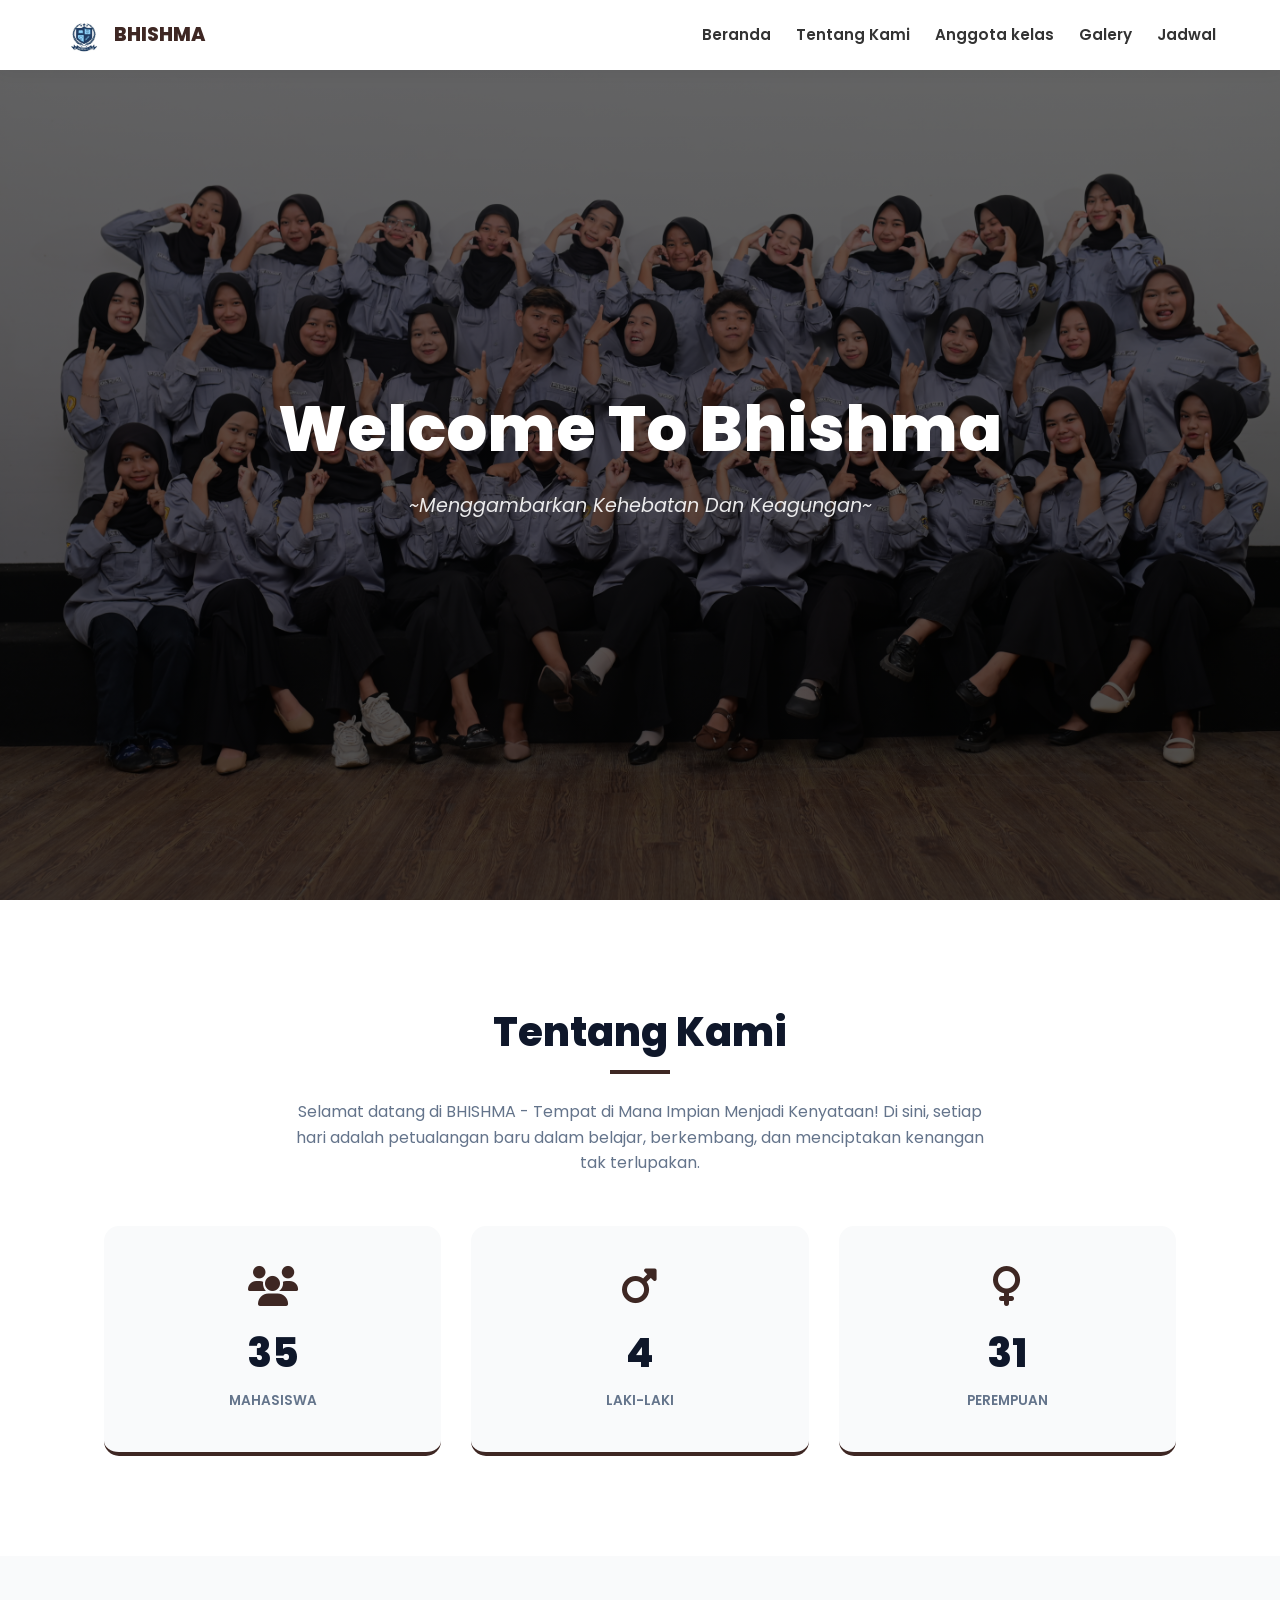
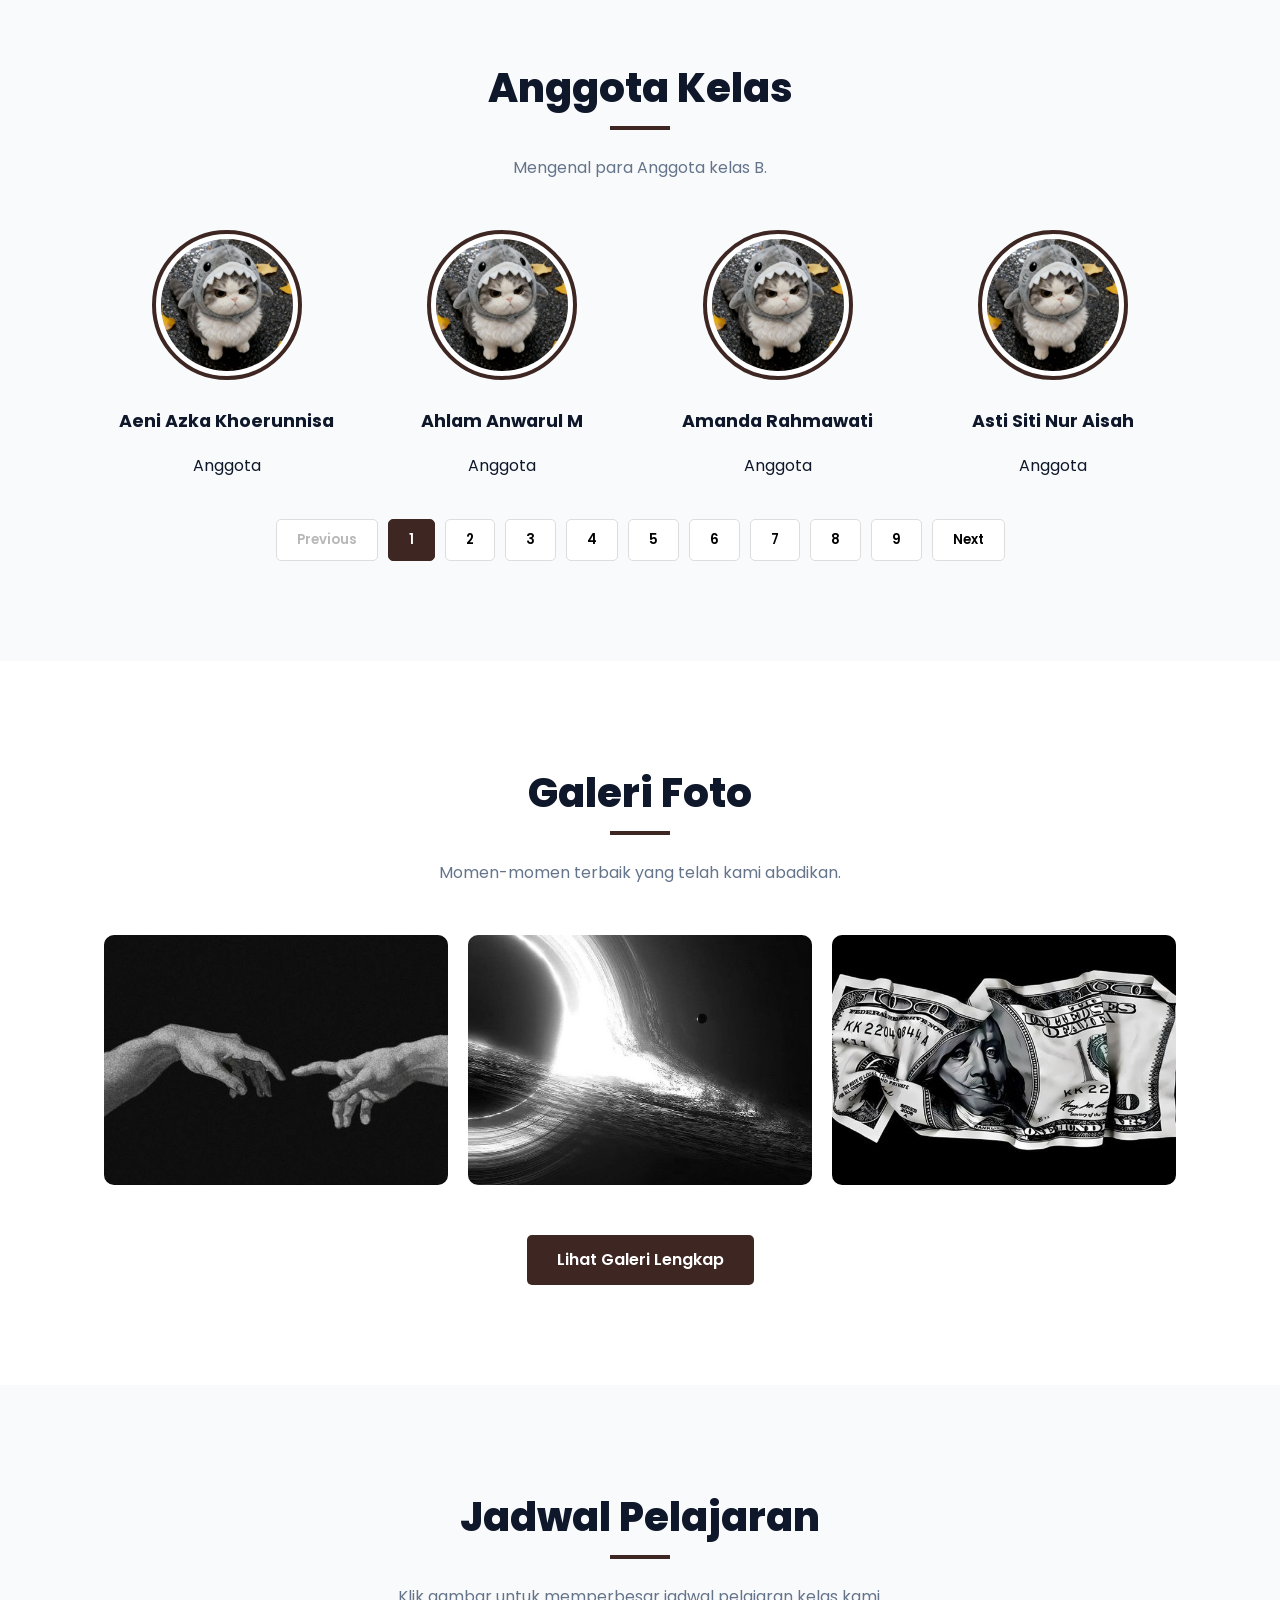
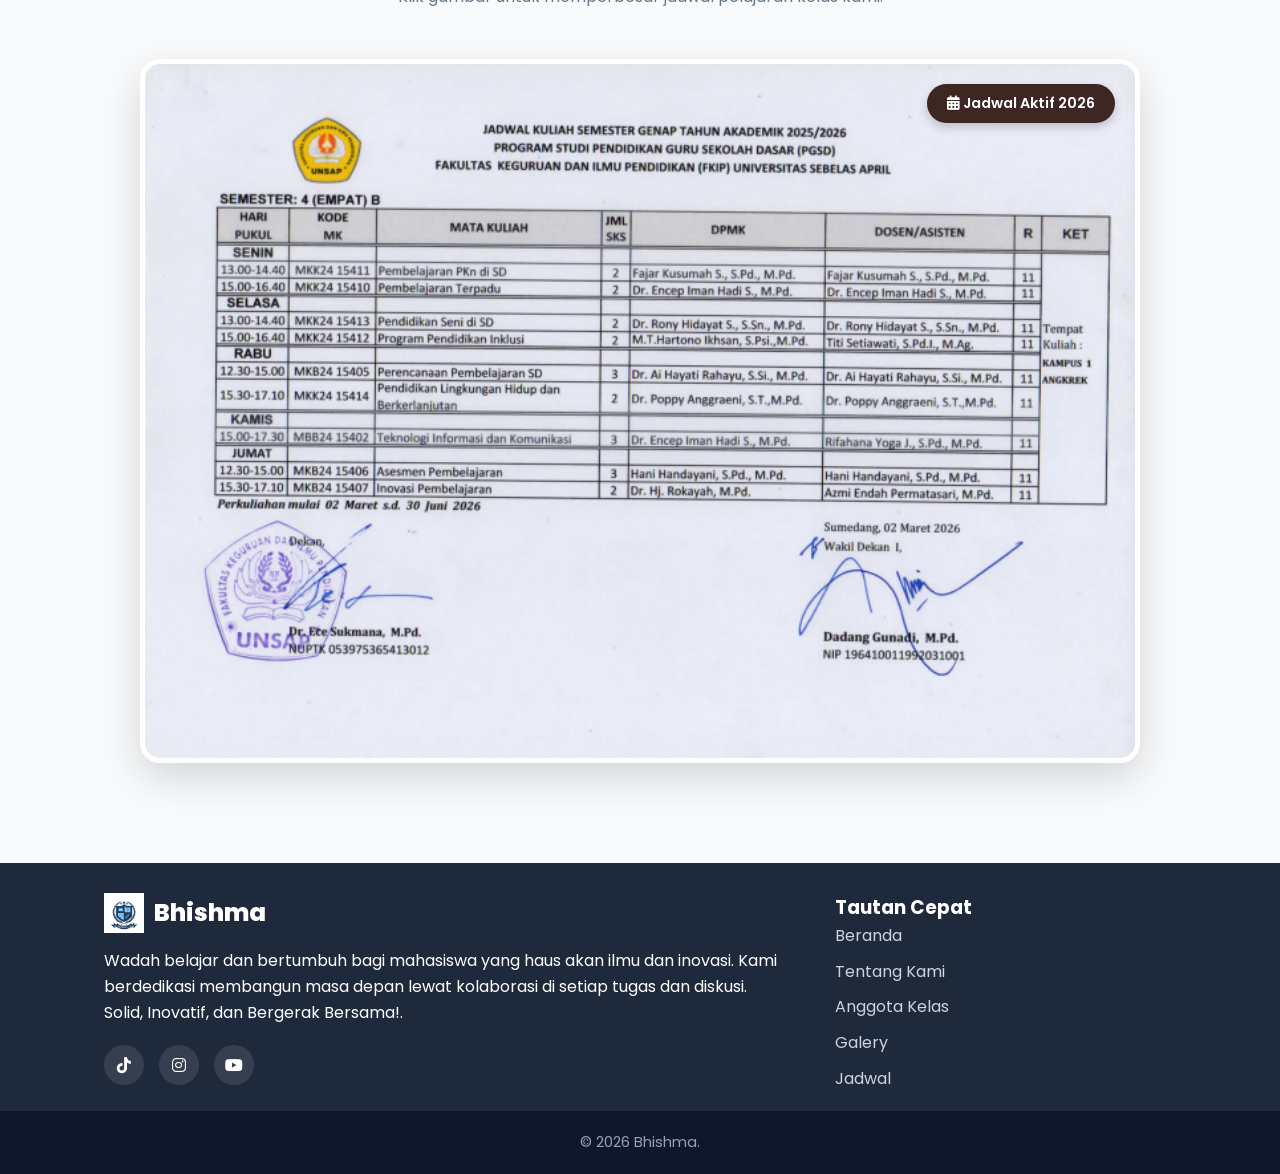
<file: index.html>
<!DOCTYPE html>
<html lang="id">
<head>
    <meta charset="UTF-8">
    <meta name="viewport" content="width=1200">
    <title>Bhishma</title>
    <link rel="stylesheet" href="style.css">
    <link href="https://fonts.googleapis.com/css2?family=Poppins:wght@400;600;700;800&display=swap" rel="stylesheet">
    <link rel="stylesheet" href="https://cdnjs.cloudflare.com/ajax/libs/font-awesome/6.4.0/css/all.min.css">
</head>
<body>

    <nav class="navbar">
        <div class="logo">
            <img src="images/logo-bhishma.jpeg" alt="Logo" class="logo-img"> 
            <span class="logo-text">BHISHMA</span>
        </div>

        <div class="menu-toggle" id="mobile-menu">
            <span class="bar"></span>
            <span class="bar"></span>
            <span class="bar"></span>
        </div>

        <ul class="nav-links">
            <li><a href="#home">Beranda</a></li>
            <li><a href="#about">Tentang Kami</a></li>
            <li><a href="#team">Anggota kelas</a></li>
            <li><a href="#galery">Galery</a></li>
            <li><a href="#jadwal">Jadwal</a></li>
        </ul>
    </nav>

    <section id="home" class="hero">
        <div class="hero-content">
            <h1>Welcome To Bhishma</h1>
            <p>~Menggambarkan Kehebatan Dan Keagungan~</p>
        </div>
    </section>

    <section class="about" id="about">
    <div class="container">
        <div class="section-header">
            <h2>Tentang Kami</h2>
            <p>Selamat datang di BHISHMA - Tempat di Mana Impian Menjadi Kenyataan! Di sini, setiap hari adalah petualangan baru dalam belajar, berkembang, dan menciptakan kenangan tak terlupakan.</p>
        </div>

        <div class="stats-container">
            <div class="stat-card">
                <i class="fas fa-users"></i>
                <h3>35</h3>
                <p>Mahasiswa</p>
            </div>
            <div class="stat-card">
                <i class="fas fa-mars"></i>
                <h3>4</h3>
                <p>Laki-Laki</p>
            </div>
            <div class="stat-card">
                <i class="fas fa-venus"></i>
                <h3>31</h3>
                <p>Perempuan</p>
            </div>
        </div>
    </div>
</section>

    <section id="team" class="team-section">
        <div class="container">
            <div class="section-header">
                <h2>Anggota Kelas</h2>
                <p>Mengenal para Anggota kelas B.</p>
            </div>

            <div class="team-grid" id="team-content">

                <div class="team-member">
                    <div class="img-wrapper"><img src="images/avatar.jpg" alt="Foto"></div>
                    <h3>Aeni Azka Khoerunnisa</h3>
                    <p class="role">Anggota</p>
                </div>

                <div class="team-member">
                    <div class="img-wrapper"><img src="images/avatar.jpg" alt="Foto"></div>
                    <h3>Ahlam Anwarul M</h3>
                    <p class="role">Anggota</p>
                </div>

                <div class="team-member">
                    <div class="img-wrapper"><img src="images/avatar.jpg" alt="Foto"></div>
                    <h3>Amanda Rahmawati</h3>
                    <p class="role">Anggota</p>
                </div>

                <div class="team-member">
                    <div class="img-wrapper"><img src="images/avatar.jpg" alt="Foto"></div>
                    <h3>Asti Siti Nur Aisah</h3>
                    <p class="role">Anggota</p>
                </div>

                <div class="team-member">
                    <div class="img-wrapper"><img src="images/avatar.jpg" alt="Foto"></div>
                    <h3>Aulia Luthfiana</h3>
                    <p class="role">Anggota</p>
                </div>

                <div class="team-member">
                    <div class="img-wrapper"><img src="images/avatar.jpg" alt="Foto"></div>
                    <h3>Berliana Anggun Cahyani</h3>
                    <p class="role">Anggota</p>
                </div>

                <div class="team-member">
                    <div class="img-wrapper"><img src="images/avatar.jpg" alt="Foto"></div>
                    <h3>Cindy Claudia</h3>
                    <p class="role">Anggota</p>
                </div>

                <div class="team-member">
                    <div class="img-wrapper"><img src="images/avatar.jpg" alt="Foto"></div>
                    <h3>Dewi Guniar</h3>
                    <p class="role">Anggota</p>
                </div>

                <div class="team-member">
                    <div class="img-wrapper"><img src="images/avatar.jpg" alt="Foto"></div>
                    <h3>Elni Nur Fitriani</h3>
                    <p class="role">Anggota</p>
                </div>

                <div class="team-member">
                    <div class="img-wrapper"><img src="images/avatar.jpg" alt="Foto"></div>
                    <h3>Farhan Mubarok</h3>
                    <p class="role">Anggota</p>
                </div>

                <div class="team-member">
                    <div class="img-wrapper"><img src="images/avatar.jpg" alt="Foto"></div>
                    <h3>Halma Nurjanah</h3>
                    <p class="role">Anggota</p>
                </div>

                <div class="team-member">
                    <div class="img-wrapper"><img src="images/avatar.jpg" alt="Foto"></div>
                    <h3>Iip Madani</h3>
                    <p class="role">Anggota</p>
                </div>

                <div class="team-member">
                    <div class="img-wrapper"><img src="images/avatar.jpg" alt="Foto"></div>
                    <h3>Intan Nuraeni</h3>
                    <p class="role">Anggota</p>
                </div>

                <div class="team-member">
                    <div class="img-wrapper"><img src="images/avatar.jpg" alt="Foto"></div>
                    <h3>Kamelia Rizkia Andiani</h3>
                    <p class="role">Anggota</p>
                </div>

                <div class="team-member">
                    <div class="img-wrapper"><img src="images/avatar.jpg" alt="Foto"></div>
                    <h3>Khoerunnisa</h3>
                    <p class="role">Anggota</p>
                </div>

                <div class="team-member">
                    <div class="img-wrapper"><img src="images/avatar.jpg" alt="Foto"></div>
                    <h3>Liska Melina Putri</h3>
                    <p class="role">Anggota</p>
                </div>

                <div class="team-member">
                    <div class="img-wrapper"><img src="images/raihan.png" alt="Foto"></div>
                    <h3>Muhammad Raihan S</h3>
                    <p class="role">Anggota</p>
                </div>

                <div class="team-member">
                    <div class="img-wrapper"><img src="images/avatar.jpg" alt="Foto"></div>
                    <h3>Nadila Fadilah</h3>
                    <p class="role">Anggota</p>
                </div>

                <div class="team-member">
                    <div class="img-wrapper"><img src="images/avatar.jpg" alt="Foto"></div>
                    <h3>Nefi</h3>
                    <p class="role">Anggota</p>
                </div>

                <div class="team-member">
                    <div class="img-wrapper"><img src="images/avatar.jpg" alt="Foto"></div>
                    <h3>Nessya Ananda Miwana R</h3>
                    <p class="role">Anggota</p>
                </div>

                <div class="team-member">
                    <div class="img-wrapper"><img src="images/avatar.jpg" alt="Foto"></div>
                    <h3>Novi Uliawati</h3>
                    <p class="role">Anggota</p>
                </div>

                <div class="team-member">
                    <div class="img-wrapper"><img src="images/avatar.jpg" alt="Foto"></div>
                    <h3>Nurul Rizki Azkia</h3>
                    <p class="role">Anggota</p>
                </div>

                <div class="team-member">
                    <div class="img-wrapper"><img src="images/avatar.jpg" alt="Foto"></div>
                    <h3>Ratna Komala</h3>
                    <p class="role">Anggota</p>
                </div>

                <div class="team-member">
                    <div class="img-wrapper"><img src="images/avatar.jpg" alt="Foto"></div>
                    <h3>Rikma Nurhikmah</h3>
                    <p class="role">Anggota</p>
                </div>

                <div class="team-member">
                    <div class="img-wrapper"><img src="images/avatar.jpg" alt="Foto"></div>
                    <h3>Rina Priani</h3>
                    <p class="role">Anggota</p>
                </div>

                <div class="team-member">
                    <div class="img-wrapper"><img src="images/avatar.jpg" alt="Foto"></div>
                    <h3>Rizki Purnama</h3>
                    <p class="role">Anggota</p>
                </div>

                <div class="team-member">
                    <div class="img-wrapper"><img src="images/avatar.jpg" alt="Foto"></div>
                    <h3>Septia Widia Rahayu</h3>
                    <p class="role">Anggota</p>
                </div>

                <div class="team-member">
                    <div class="img-wrapper"><img src="images/avatar.jpg" alt="Foto"></div>
                    <h3>Sipa Nurhayati</h3>
                    <p class="role">Anggota</p>
                </div>

                <div class="team-member">
                    <div class="img-wrapper"><img src="images/avatar.jpg" alt="Foto"></div>
                    <h3>Siska Fadillah</h3>
                    <p class="role">Anggota</p>
                </div>

                <div class="team-member">
                    <div class="img-wrapper"><img src="images/avatar.jpg" alt="Foto"></div>
                    <h3>Sri Dewi Wahyuni</h3>
                    <p class="role">Anggota</p>
                </div>

                <div class="team-member">
                    <div class="img-wrapper"><img src="images/avatar.jpg" alt="Foto"></div>
                    <h3>Syalva Apriliyani</h3>
                    <p class="role">Anggota</p>
                </div>

                <div class="team-member">
                    <div class="img-wrapper"><img src="images/avatar.jpg" alt="Foto"></div>
                    <h3>Tuty Alawiyah</h3>
                    <p class="role">Anggota</p>
                </div>

                <div class="team-member">
                    <div class="img-wrapper"><img src="images/avatar.jpg" alt="Foto"></div>
                    <h3>Widia Putri</h3>
                    <p class="role">Anggota</p>
                </div>

                <div class="team-member">
                    <div class="img-wrapper"><img src="images/avatar.jpg" alt="Foto"></div>
                    <h3>Yeni Fitriani</h3>
                    <p class="role">Anggota</p>
                </div>

                <div class="team-member">
                    <div class="img-wrapper"><img src="images/avatar.jpg" alt="Foto"></div>
                    <h3>Zanita Rikhan Al Zahra</h3>
                    <p class="role">Anggota</p>
                </div>

                </div>

            <div class="pagination" id="pagination"></div>
        </div>
    </section>

    <section id="galery" class="gallery-section">
        <div class="container">
            
            <div class="section-header">
                <h2>Galeri Foto</h2>
                <p>Momen-momen terbaik yang telah kami abadikan.</p>
            </div>

            <div class="gallery-grid">
                
                <div class="gallery-item">
                    <img src="images/tangan.jpg" alt="#">
                </div>

                <div class="gallery-item">
                    <img src="images/blackhole.jpg" alt="#">
                </div>

                <div class="gallery-item">
                    <img src="images/uang.jpg" alt="#">
                </div>

            </div>

            </div> 
            <div class="gallery-footer">
                <a href="galeri.html" class="btn-gallery">Lihat Galeri Lengkap</a>
            </div>

        </div>
    </section>

    <section id="jadwal" class="schedule-section">
    <div class="container">
        <div class="section-header">
            <h2>Jadwal Pelajaran</h2>
            <p>Klik gambar untuk memperbesar jadwal pelajaran kelas kami.</p>
        </div>
        
        <div class="schedule-full-container">
            <div class="gallery-item schedule-main-card">
                <img src="images/jadwal-kelas.png" alt="Jadwal Pelajaran Lengkap">
                <div class="schedule-tag">
                    <i class="fas fa-calendar-alt"></i> Jadwal Aktif 2026
                </div>
            </div>
        </div>
    </div>
</section>

    <footer class="footer">
        <div class="container">
            <div class="footer-grid">
                
                <div class="footer-about">
                    <div class="footer-logo">
                        <img src="images/logo-bhishma.jpeg" alt="Logo">
                        <span>Bhishma</span>
                    </div>
                    <p>Wadah belajar dan bertumbuh bagi mahasiswa yang haus akan ilmu dan inovasi. Kami berdedikasi membangun masa depan lewat kolaborasi di setiap tugas dan diskusi.
Solid, Inovatif, dan Bergerak Bersama!.</p>
                    <div class="social-links">
                        <a href="https://www.tiktok.com/@pgsd24_bhishma?is_from_webapp=1&sender_device=pc"><i class="fa-brands fa-tiktok"></i></a>
                        <a href="https://www.instagram.com/bhishma.pgsd?utm_source=ig_web_button_share_sheet&igsh=ZDNlZDc0MzIxNw=="><i class="fa-brands fa-instagram"></i></a>
                        <a href="#"><i class="fa-brands fa-youtube"></i></a>
                    </div>
                </div>

                <div class="footer-links">
                    <h3>Tautan Cepat</h3>
                    <ul>
                        <li><a href="#home">Beranda</a></li>
                        <li><a href="#about">Tentang Kami</a></li>
                        <li><a href="#team">Anggota Kelas</a></li>
                        <li><a href="#galery">Galery</a></li>
                        <li><a href="#jadwal">Jadwal</a></li>
                    </ul>
                </div>

            </div>
        </div>

        <div class="footer-bottom">
            <p>&copy; 2026 Bhishma.</p>
        </div>
    </footer>

        </div>
    </section>

    <div id="lightbox" class="lightbox">
        <span class="close-btn">&times;</span>

        <a class="prev" onclick="changeImage(-1)">&#10094;</a>
        <a class="next" onclick="changeImage(1)">&#10095;</a>

        <img class="lightbox-content" id="lightbox-img">
        <div id="caption"></div>
    </div>

    <script src="script.js"></script>
</body>
</html>
</file>
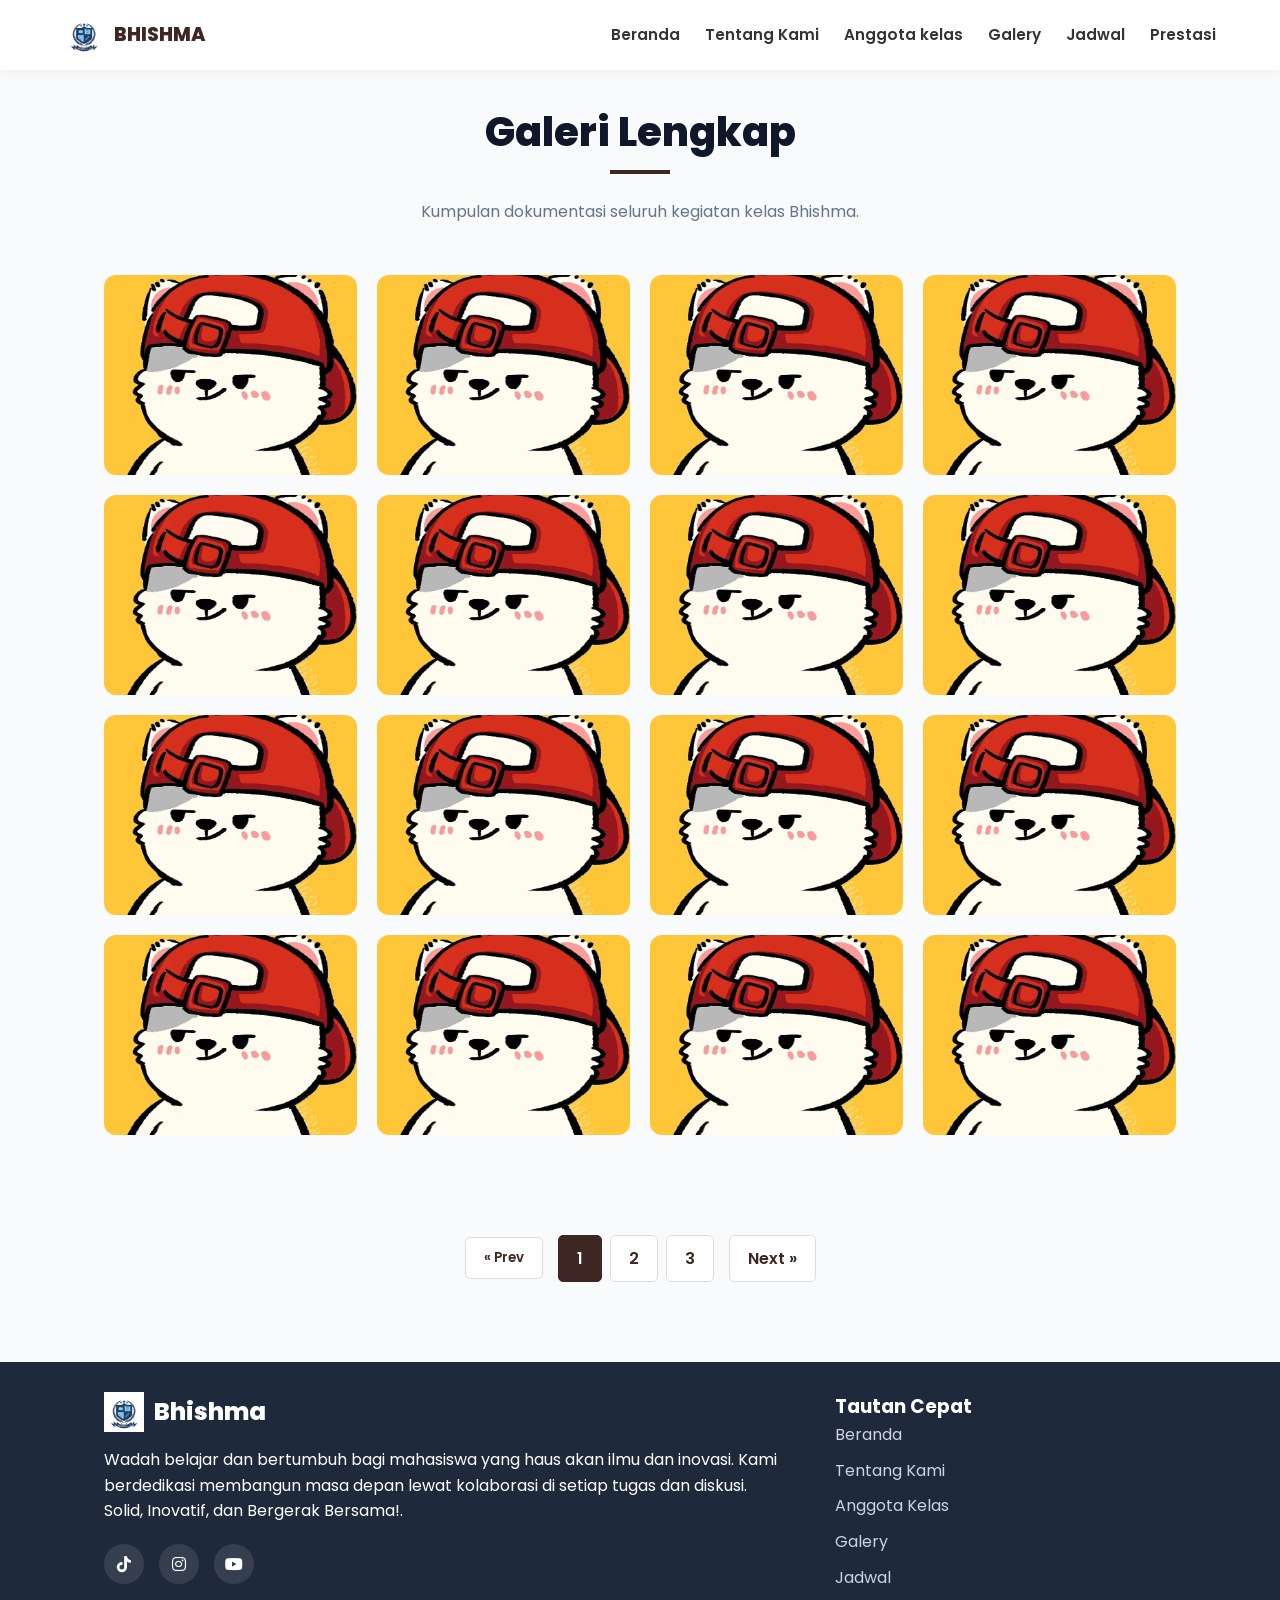
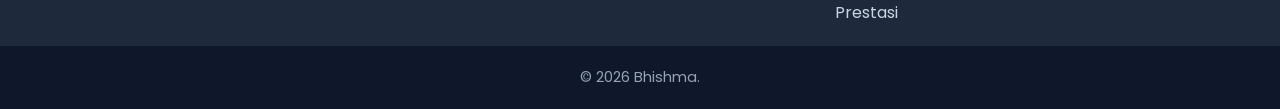
<file: galeri.html>
<!DOCTYPE html>
<html lang="id">
<head>
    <meta charset="UTF-8">
    <meta name="viewport" content="width=device-width, initial-scale=1.0">
    <title>Galeri Lengkap - Bhishma</title>
    <link rel="stylesheet" href="style.css">
    <link href="https://fonts.googleapis.com/css2?family=Poppins:wght@400;600;700;800&display=swap" rel="stylesheet">
    <link rel="stylesheet" href="https://cdnjs.cloudflare.com/ajax/libs/font-awesome/6.4.0/css/all.min.css">
</head>
<body>

    <nav class="navbar">
        <div class="logo">
            <img src="images/logo-bhishma.jpeg" alt="Logo" class="logo-img"> 
            <span class="logo-text">BHISHMA</span>
        </div>
        <ul class="nav-links">
            <li><a href="index.html#home">Beranda</a></li>
            <li><a href="index.html#about">Tentang Kami</a></li>
            <li><a href="index.html#team">Anggota kelas</a></li>
            <li><a href="index.html#galery">Galery</a></li>
            <li><a href="index.html#jadwal">Jadwal</a></li>
            <li><a href="index.html#prestasi">Prestasi</a></li>
        </ul>
    </nav>

    <section class="full-gallery">
        <div class="container">
            <div class="section-header" style="margin-top: 100px;">
                <h2>Galeri Lengkap</h2>
                <p>Kumpulan dokumentasi seluruh kegiatan kelas Bhishma.</p>
            </div>

            <div class="grid-4x10">
                <div class="gallery-item"><img src="images/kucing.jpg" alt="Foto 4"></div>
                <div class="gallery-item"><img src="images/kucing.jpg" alt="Foto 5"></div>
                <div class="gallery-item"><img src="images/kucing.jpg" alt="Foto 6"></div>
                <div class="gallery-item"><img src="images/kucing.jpg" alt="Foto 7"></div>

                <div class="gallery-item"><img src="images/kucing.jpg" alt="Foto 8"></div>
                <div class="gallery-item"><img src="images/kucing.jpg" alt="Foto 9"></div>
                <div class="gallery-item"><img src="images/kucing.jpg" alt="Foto 10"></div>
                <div class="gallery-item"><img src="images/kucing.jpg" alt="Foto 11"></div>

                <div class="gallery-item"><img src="images/kucing.jpg" alt="Foto 12"></div>
                <div class="gallery-item"><img src="images/kucing.jpg" alt="Foto 13"></div>
                <div class="gallery-item"><img src="images/kucing.jpg" alt="Foto 14"></div>
                <div class="gallery-item"><img src="images/kucing.jpg" alt="Foto 15"></div>

                <div class="gallery-item"><img src="images/kucing.jpg" alt="Foto 16"></div>
                <div class="gallery-item"><img src="images/kucing.jpg" alt="Foto 17"></div>
                <div class="gallery-item"><img src="images/kucing.jpg" alt="Foto 18"></div>
                <div class="gallery-item"><img src="images/kucing.jpg" alt="Foto 19"></div>

                </div>
            
            <div class="grid-4x10">
                </div>

            <div class="gallery-pagination">
                <button class="page-btn" disabled>&laquo; Prev</button>
                <div class="page-numbers">
                    <a href="galeri.html" class="page-btn active">1</a>
                    <a href="galeri2.html" class="page-btn">2</a>
                    <a href="galeri3.html" class="page-btn">3</a>
                </div>
                <a href="galeri2.html" class="page-btn">Next &raquo;</a>
            </div>

        </div>
    </section>

    <footer class="footer">
        <div class="container">
            <div class="footer-grid">
                
                <div class="footer-about">
                    <div class="footer-logo">
                        <img src="images/logo-bhishma.jpeg" alt="Logo">
                        <span>Bhishma</span>
                    </div>
                    <p>Wadah belajar dan bertumbuh bagi mahasiswa yang haus akan ilmu dan inovasi. Kami berdedikasi membangun masa depan lewat kolaborasi di setiap tugas dan diskusi.
Solid, Inovatif, dan Bergerak Bersama!.</p>
                    <div class="social-links">
                        <a href="https://www.tiktok.com/@pgsd24_bhishma?is_from_webapp=1&sender_device=pc"><i class="fa-brands fa-tiktok"></i></a>
                        <a href="https://www.instagram.com/bhishma.pgsd?utm_source=ig_web_button_share_sheet&igsh=ZDNlZDc0MzIxNw=="><i class="fa-brands fa-instagram"></i></a>
                        <a href="#"><i class="fa-brands fa-youtube"></i></a>
                    </div>
                </div>

                <div class="footer-links">
                    <h3>Tautan Cepat</h3>
                    <ul>
                        <li><a href="index.html#home">Beranda</a></li>
                        <li><a href="index.html#about">Tentang Kami</a></li>
                        <li><a href="index.html#team">Anggota Kelas</a></li>
                        <li><a href="index.html#galery">Galery</a></li>
                        <li><a href="index.html#jadwal">Jadwal</a></li>
                        <li><a href="index.html#prestasi">Prestasi</a></li>
                    </ul>
                </div>

            </div>
        </div>

        <div class="footer-bottom">
            <p>&copy; 2026 Bhishma.</p>
        </div>
    </footer>

        </div>
    </section>

    <div id="lightbox" class="lightbox">
        <span class="close-btn">&times;</span>
        <img class="lightbox-content" id="lightbox-img">
    </div>

    <script src="script.js"></script>
</body>
</html>
</file>
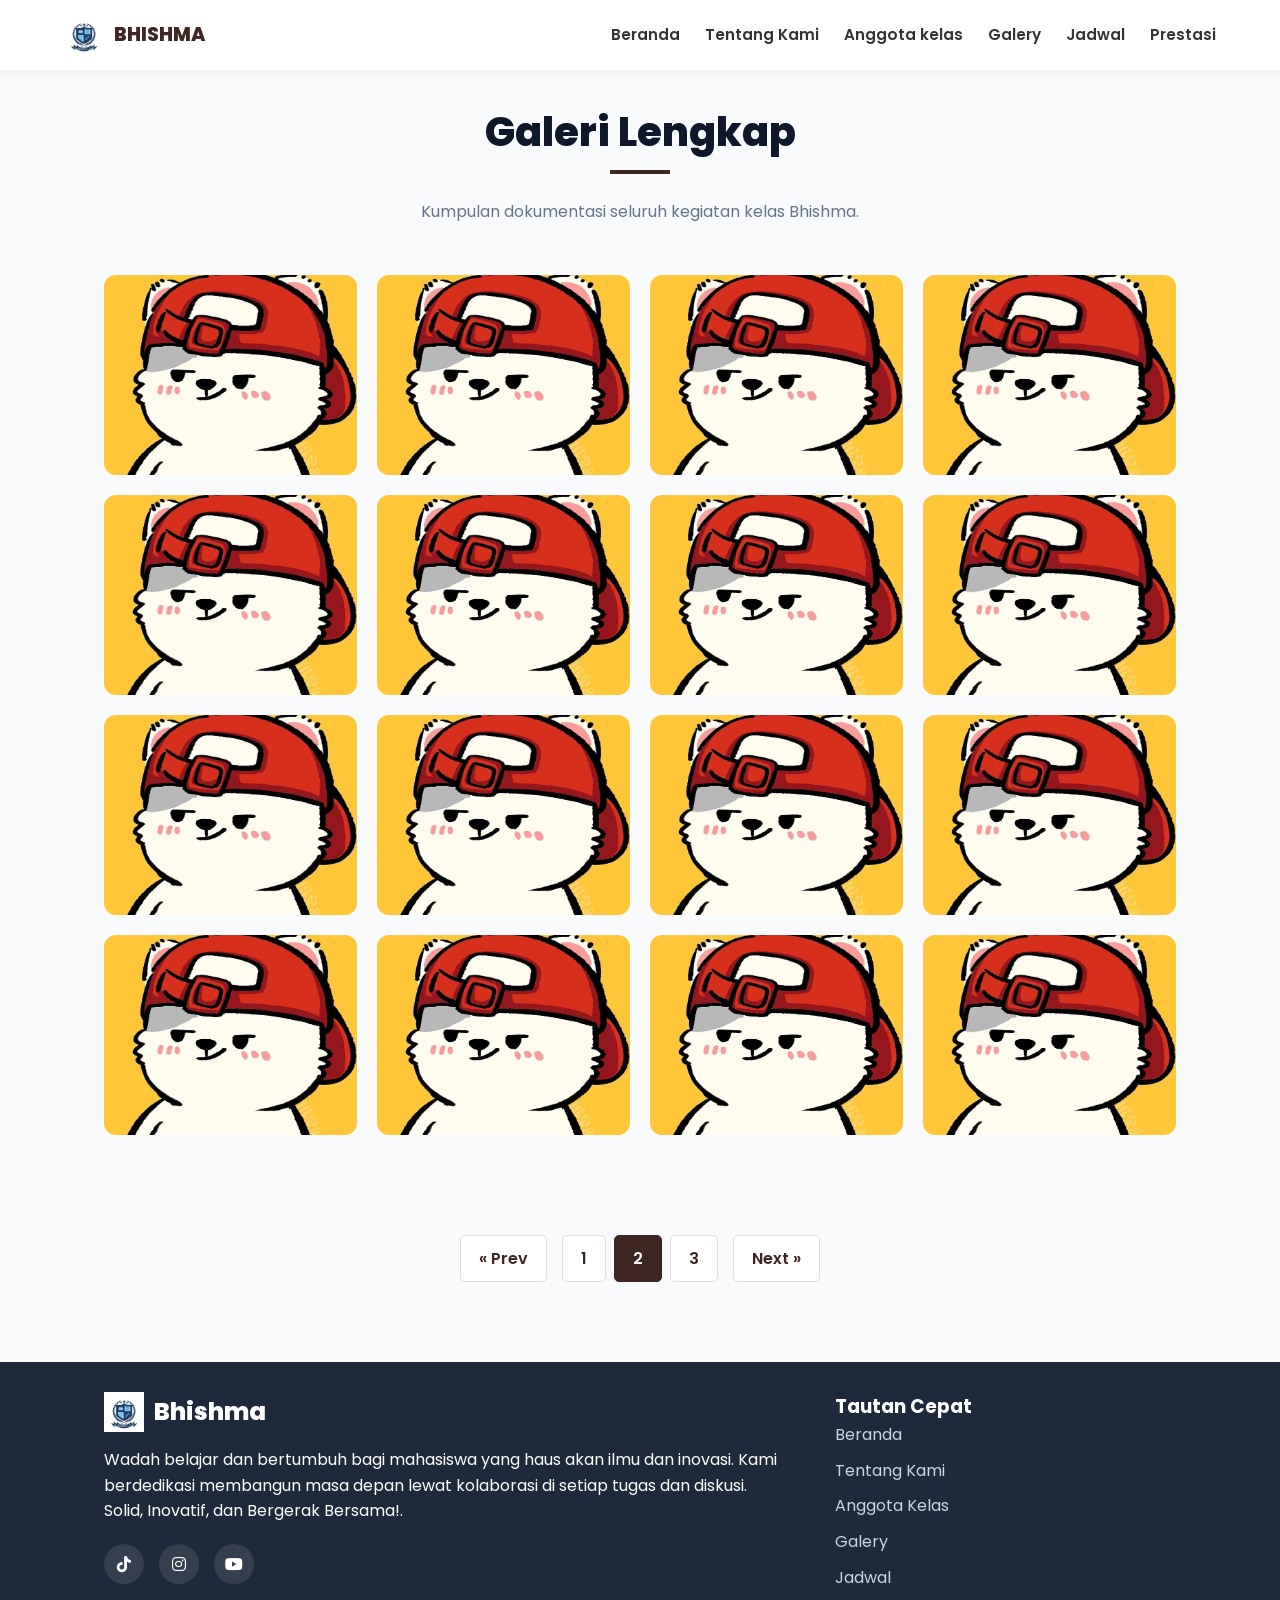
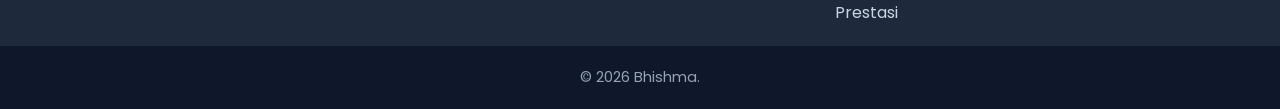
<file: galeri2.html>
<!DOCTYPE html>
<html lang="id">
<head>
    <meta charset="UTF-8">
    <meta name="viewport" content="width=device-width, initial-scale=1.0">
    <title>Galeri Lengkap - Bhishma</title>
    <link rel="stylesheet" href="style.css">
    <link href="https://fonts.googleapis.com/css2?family=Poppins:wght@400;600;700;800&display=swap" rel="stylesheet">
    <link rel="stylesheet" href="https://cdnjs.cloudflare.com/ajax/libs/font-awesome/6.4.0/css/all.min.css">
</head>
<body>

    <nav class="navbar">
        <div class="logo">
            <img src="images/logo-bhishma.jpeg" alt="Logo" class="logo-img"> 
            <span class="logo-text">BHISHMA</span>
        </div>
        <ul class="nav-links">
            <li><a href="index.html#home">Beranda</a></li>
            <li><a href="index.html#about">Tentang Kami</a></li>
            <li><a href="index.html#team">Anggota kelas</a></li>
            <li><a href="index.html#galery">Galery</a></li>
            <li><a href="index.html#jadwal">Jadwal</a></li>
            <li><a href="index.html#prestasi">Prestasi</a></li>
        </ul>
    </nav>

    <section class="full-gallery">
        <div class="container">
            <div class="section-header" style="margin-top: 100px;">
                <h2>Galeri Lengkap</h2>
                <p>Kumpulan dokumentasi seluruh kegiatan kelas Bhishma.</p>
            </div>

            <div class="grid-4x10">
                <div class="gallery-item"><img src="images/kucing.jpg" alt="Foto 20"></div>
                <div class="gallery-item"><img src="images/kucing.jpg" alt="Foto 21"></div>
                <div class="gallery-item"><img src="images/kucing.jpg" alt="Foto 22"></div>
                <div class="gallery-item"><img src="images/kucing.jpg" alt="Foto 23"></div>

                <div class="gallery-item"><img src="images/kucing.jpg" alt="Foto 8"></div>
                <div class="gallery-item"><img src="images/kucing.jpg" alt="Foto 9"></div>
                <div class="gallery-item"><img src="images/kucing.jpg" alt="Foto 10"></div>
                <div class="gallery-item"><img src="images/kucing.jpg" alt="Foto 11"></div>

                <div class="gallery-item"><img src="images/kucing.jpg" alt="Foto 12"></div>
                <div class="gallery-item"><img src="images/kucing.jpg" alt="Foto 13"></div>
                <div class="gallery-item"><img src="images/kucing.jpg" alt="Foto 14"></div>
                <div class="gallery-item"><img src="images/kucing.jpg" alt="Foto 15"></div>

                <div class="gallery-item"><img src="images/kucing.jpg" alt="Foto 16"></div>
                <div class="gallery-item"><img src="images/kucing.jpg" alt="Foto 17"></div>
                <div class="gallery-item"><img src="images/kucing.jpg" alt="Foto 18"></div>
                <div class="gallery-item"><img src="images/kucing.jpg" alt="Foto 19"></div>

                </div>
            
            <div class="grid-4x10">
                </div>

            <div class="gallery-pagination">
                <a href="galeri.html" class="page-btn">&laquo; Prev</a>
                <div class="page-numbers">
                    <a href="galeri.html" class="page-btn">1</a>
                    <a href="galeri2.html" class="page-btn active">2</a>
                    <a href="galeri3.html" class="page-btn">3</a>
                </div>
                <a href="galeri3.html" class="page-btn">Next &raquo;</a>
            </div>

        </div>
    </section>

    <footer class="footer">
        <div class="container">
            <div class="footer-grid">
                
                <div class="footer-about">
                    <div class="footer-logo">
                        <img src="images/logo-bhishma.jpeg" alt="Logo">
                        <span>Bhishma</span>
                    </div>
                    <p>Wadah belajar dan bertumbuh bagi mahasiswa yang haus akan ilmu dan inovasi. Kami berdedikasi membangun masa depan lewat kolaborasi di setiap tugas dan diskusi.
Solid, Inovatif, dan Bergerak Bersama!.</p>
                    <div class="social-links">
                        <a href="https://www.tiktok.com/@pgsd24_bhishma?is_from_webapp=1&sender_device=pc"><i class="fa-brands fa-tiktok"></i></a>
                        <a href="https://www.instagram.com/bhishma.pgsd?utm_source=ig_web_button_share_sheet&igsh=ZDNlZDc0MzIxNw=="><i class="fa-brands fa-instagram"></i></a>
                        <a href="#"><i class="fa-brands fa-youtube"></i></a>
                    </div>
                </div>

                <div class="footer-links">
                    <h3>Tautan Cepat</h3>
                    <ul>
                        <li><a href="index.html#home">Beranda</a></li>
                        <li><a href="index.html#about">Tentang Kami</a></li>
                        <li><a href="index.html#team">Anggota Kelas</a></li>
                        <li><a href="index.html#galery">Galery</a></li>
                        <li><a href="index.html#jadwal">Jadwal</a></li>
                        <li><a href="index.html#prestasi">Prestasi</a></li>
                    </ul>
                </div>

            </div>
        </div>

        <div class="footer-bottom">
            <p>&copy; 2026 Bhishma.</p>
        </div>
    </footer>

        </div>
    </section>

    <div id="lightbox" class="lightbox">
        <span class="close-btn">&times;</span>
        <img class="lightbox-content" id="lightbox-img">
    </div>

    <script src="script.js"></script>
</body>
</html>
</file>
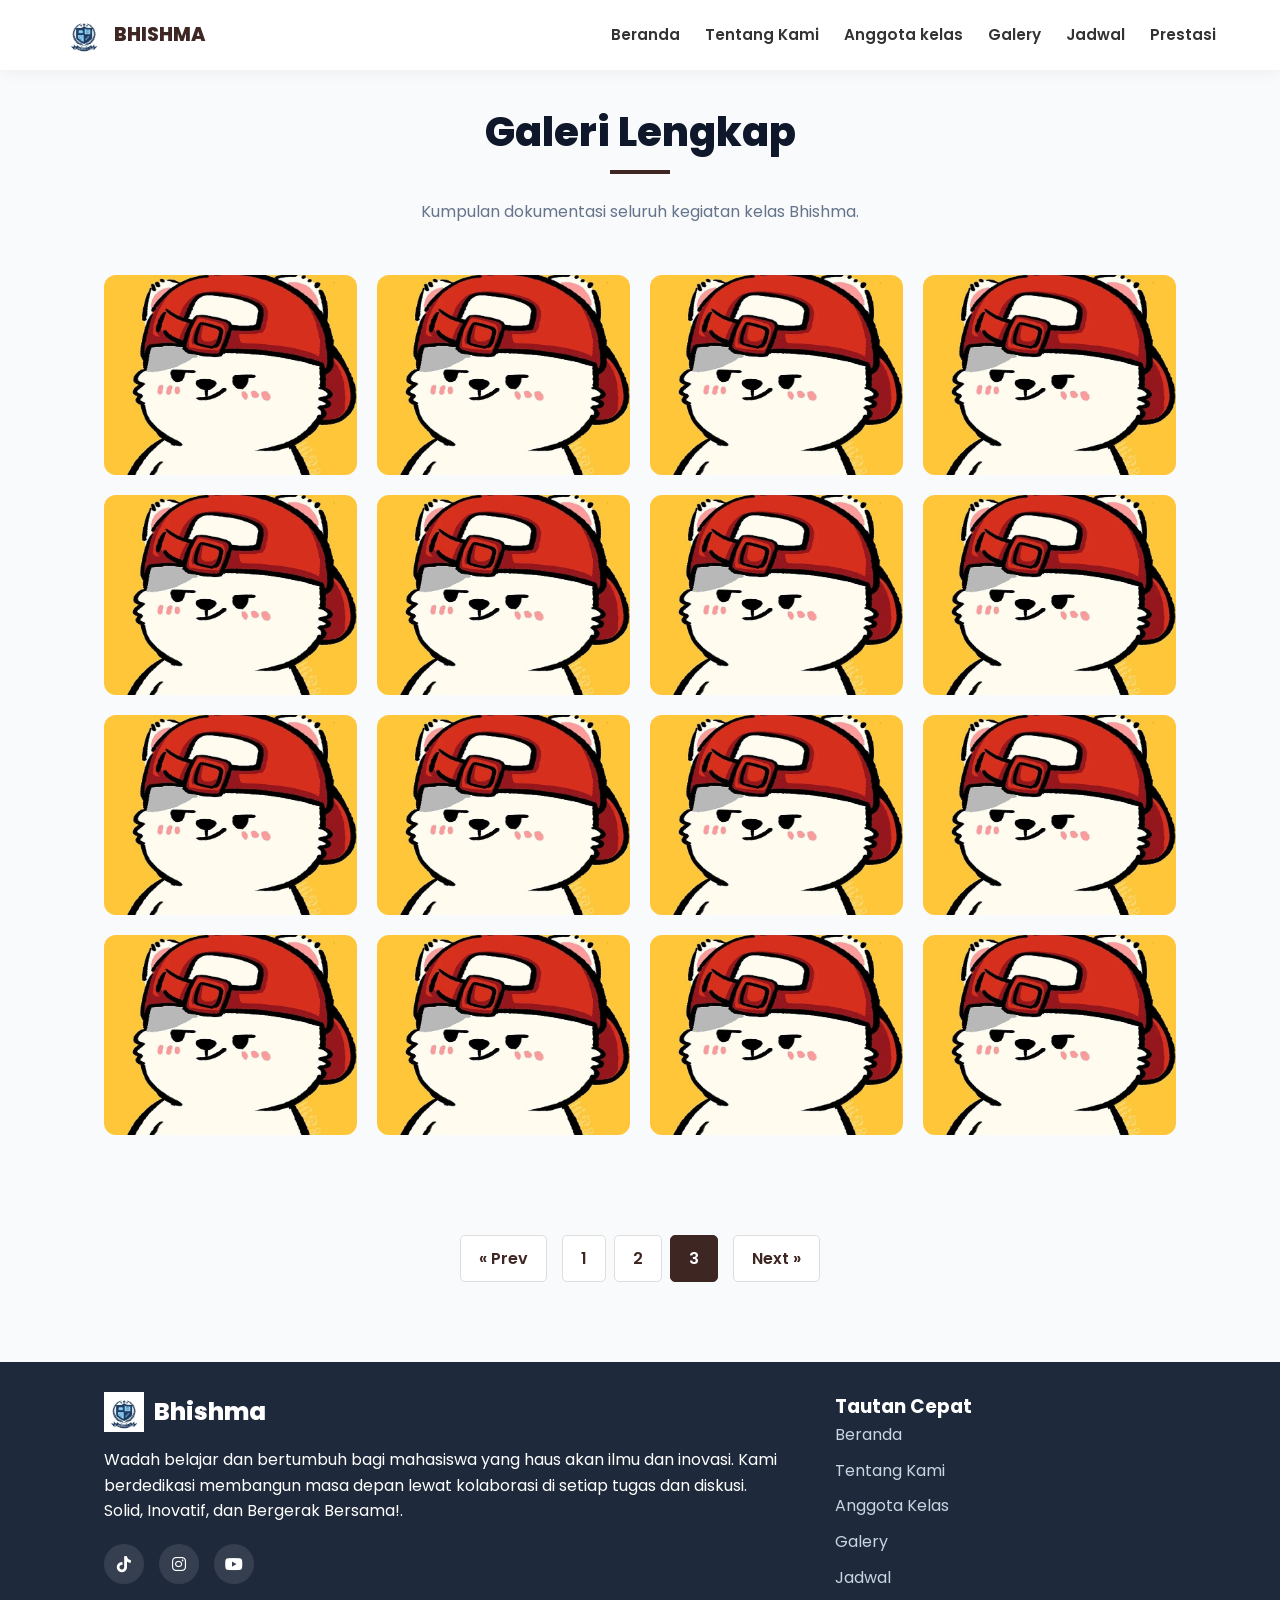
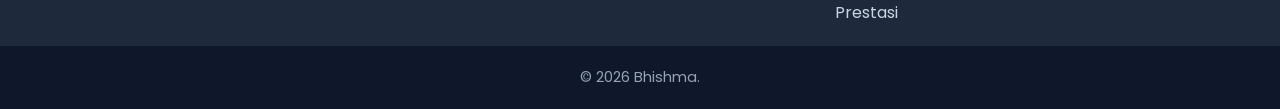
<file: galeri3.html>
<!DOCTYPE html>
<html lang="id">
<head>
    <meta charset="UTF-8">
    <meta name="viewport" content="width=device-width, initial-scale=1.0">
    <title>Galeri Lengkap - Bhishma</title>
    <link rel="stylesheet" href="style.css">
    <link href="https://fonts.googleapis.com/css2?family=Poppins:wght@400;600;700;800&display=swap" rel="stylesheet">
    <link rel="stylesheet" href="https://cdnjs.cloudflare.com/ajax/libs/font-awesome/6.4.0/css/all.min.css">
</head>
<body>

    <nav class="navbar">
        <div class="logo">
            <img src="images/logo-bhishma.jpeg" alt="Logo" class="logo-img"> 
            <span class="logo-text">BHISHMA</span>
        </div>
        <ul class="nav-links">
            <li><a href="index.html#home">Beranda</a></li>
            <li><a href="index.html#about">Tentang Kami</a></li>
            <li><a href="index.html#team">Anggota kelas</a></li>
            <li><a href="index.html#galery">Galery</a></li>
            <li><a href="index.html#jadwal">Jadwal</a></li>
            <li><a href="index.html#prestasi">Prestasi</a></li>
        </ul>
    </nav>

    <section class="full-gallery">
        <div class="container">
            <div class="section-header" style="margin-top: 100px;">
                <h2>Galeri Lengkap</h2>
                <p>Kumpulan dokumentasi seluruh kegiatan kelas Bhishma.</p>
            </div>

            <div class="grid-4x10">
                <div class="gallery-item"><img src="images/kucing.jpg" alt="Foto 4"></div>
                <div class="gallery-item"><img src="images/kucing.jpg" alt="Foto 5"></div>
                <div class="gallery-item"><img src="images/kucing.jpg" alt="Foto 6"></div>
                <div class="gallery-item"><img src="images/kucing.jpg" alt="Foto 7"></div>

                <div class="gallery-item"><img src="images/kucing.jpg" alt="Foto 8"></div>
                <div class="gallery-item"><img src="images/kucing.jpg" alt="Foto 9"></div>
                <div class="gallery-item"><img src="images/kucing.jpg" alt="Foto 10"></div>
                <div class="gallery-item"><img src="images/kucing.jpg" alt="Foto 11"></div>

                <div class="gallery-item"><img src="images/kucing.jpg" alt="Foto 12"></div>
                <div class="gallery-item"><img src="images/kucing.jpg" alt="Foto 13"></div>
                <div class="gallery-item"><img src="images/kucing.jpg" alt="Foto 14"></div>
                <div class="gallery-item"><img src="images/kucing.jpg" alt="Foto 15"></div>

                <div class="gallery-item"><img src="images/kucing.jpg" alt="Foto 16"></div>
                <div class="gallery-item"><img src="images/kucing.jpg" alt="Foto 17"></div>
                <div class="gallery-item"><img src="images/kucing.jpg" alt="Foto 18"></div>
                <div class="gallery-item"><img src="images/kucing.jpg" alt="Foto 19"></div>

                </div>
            
            <div class="grid-4x10">
                </div>

            <div class="gallery-pagination">
                <a href="galeri2.html" class="page-btn">&laquo; Prev</a>
                <div class="page-numbers">
                    <a href="galeri.html" class="page-btn">1</a>
                    <a href="galeri2.html" class="page-btn">2</a>
                    <a href="galeri3.html" class="page-btn active">3</a>
                </div>
                <a href="galeri4.html" class="page-btn">Next &raquo;</a>
            </div>

        </div>
    </section>

    <footer class="footer">
        <div class="container">
            <div class="footer-grid">
                
                <div class="footer-about">
                    <div class="footer-logo">
                        <img src="images/logo-bhishma.jpeg" alt="Logo">
                        <span>Bhishma</span>
                    </div>
                    <p>Wadah belajar dan bertumbuh bagi mahasiswa yang haus akan ilmu dan inovasi. Kami berdedikasi membangun masa depan lewat kolaborasi di setiap tugas dan diskusi.
Solid, Inovatif, dan Bergerak Bersama!.</p>
                    <div class="social-links">
                        <a href="https://www.tiktok.com/@pgsd24_bhishma?is_from_webapp=1&sender_device=pc"><i class="fa-brands fa-tiktok"></i></a>
                        <a href="https://www.instagram.com/bhishma.pgsd?utm_source=ig_web_button_share_sheet&igsh=ZDNlZDc0MzIxNw=="><i class="fa-brands fa-instagram"></i></a>
                        <a href="#"><i class="fa-brands fa-youtube"></i></a>
                    </div>
                </div>

                <div class="footer-links">
                    <h3>Tautan Cepat</h3>
                    <ul>
                        <li><a href="index.html#home">Beranda</a></li>
                        <li><a href="index.html#about">Tentang Kami</a></li>
                        <li><a href="index.html#team">Anggota Kelas</a></li>
                        <li><a href="index.html#galery">Galery</a></li>
                        <li><a href="index.html#jadwal">Jadwal</a></li>
                        <li><a href="index.html#prestasi">Prestasi</a></li>
                    </ul>
                </div>

            </div>
        </div>

        <div class="footer-bottom">
            <p>&copy; 2026 Bhishma.</p>
        </div>
    </footer>

        </div>
    </section>

    <div id="lightbox" class="lightbox">
        <span class="close-btn">&times;</span>
        <img class="lightbox-content" id="lightbox-img">
    </div>

    <script src="script.js"></script>
</body>
</html>
</file>
<file: style.css>
/* ========================================= */
/* 1. RESET & GLOBAL STYLES                  */
/* ========================================= */
* {
    margin: 0;
    padding: 0;
    box-sizing: border-box;
    font-family: 'Poppins', sans-serif;
}

:root {
    --primary-color: #3e2723;
    --primary-hover: #15803d;
    --text-dark: #0f172a;
    --text-light: #64748b;
    --bg-light: #f9fafb;
    --white: #ffffff;
    --transition: all 0.3s ease;
}

html {
    scroll-behavior: smooth;
}

body {
    overflow-x: hidden;
    background-color: var(--bg-light);
    color: var(--text-dark);
    line-height: 1.6;
}

.container {
    max-width: 1200px;
    margin: 0 auto;
    padding: 0 5%;
}

/* Reusable Header Style */
.section-header {
    text-align: center;
    margin-bottom: 50px;
}

.section-header h2 {
    font-size: 2.5rem;
    font-weight: 800;
    color: var(--text-dark);
    margin-bottom: 15px;
    position: relative;
    display: inline-block;
}

.section-header h2::after {
    content: '';
    width: 60px;
    height: 4px;
    background: var(--primary-color);
    position: absolute;
    bottom: -10px;
    left: 50%;
    transform: translateX(-50%);
}

.section-header p {
    color: var(--text-light);
    max-width: 700px;
    margin: 20px auto 0;
}

/* ========================================= */
/* 2. NAVBAR                                 */
/* ========================================= */
.navbar {
    display: flex;
    justify-content: space-between;
    align-items: center;
    background-color: var(--white);
    padding: 15px 5%;
    position: fixed;
    width: 100%;
    top: 0;
    z-index: 1000;
    box-shadow: 0 2px 15px rgba(0, 0, 0, 0.05);
    transition: var(--transition);
}

.logo {
    display: flex;
    align-items: center;
    font-weight: 800;
    font-size: 1.2rem;
    text-decoration: none;
}

.logo-img {
    width: 40px;
    height: 40px;
    border-radius: 50%;
    margin-right: 10px;
}

.logo-text {
    color: var(--primary-color);
}

.nav-links {
    list-style: none;
    display: flex;
    gap: 25px;
}

.nav-links li a {
    text-decoration: none;
    color: #333;
    font-size: 0.95rem;
    font-weight: 600;
    transition: var(--transition);
}

.nav-links li a:hover {
    color: var(--primary-color);
}

/* ========================================= */
/* 3. HERO SECTION                           */
/* ========================================= */
.hero {
    height: 100vh;
    background: linear-gradient(rgba(0, 0, 0, 0.6), rgba(0, 0, 0, 0.7)), 
                url('images/background-bhishma.jpg');
    background-size: cover;
    background-position: center;
    display: flex;
    justify-content: center;
    align-items: center;
    text-align: center;
    color: var(--white);
}

.hero-content h1 {
    font-size: clamp(2.5rem, 5vw, 4rem);
    font-weight: 800;
    margin-bottom: 10px;
}

.hero-content p {
    font-size: 1.2rem;
    font-style: italic;
    opacity: 0.9;
}

/* ========================================= */
/* 4. TENTANG KAMI (STATS GRID)              */
/* ========================================= */
.about {
    padding: 100px 0;
    background: var(--white);
}

.stats-container {
    display: grid;
    grid-template-columns: repeat(auto-fit, minmax(250px, 1fr));
    gap: 30px;
    margin-top: 40px;
}

.stat-card {
    background: var(--bg-light);
    padding: 40px 20px;
    border-radius: 15px;
    text-align: center;
    transition: var(--transition);
    border-bottom: 4px solid var(--primary-color);
}

.stat-card:hover {
    transform: translateY(-10px);
    box-shadow: 0 10px 20px rgba(0, 0, 0, 0.05);
}

.stat-card i {
    font-size: 2.5rem;
    color: var(--primary-color);
    margin-bottom: 15px;
}

.stat-card h3 {
    font-size: 2.5rem;
    font-weight: 800;
    margin-bottom: 5px;
}

.stat-card p {
    font-weight: 600;
    color: var(--text-light);
    text-transform: uppercase;
    font-size: 0.85rem;
}

/* ========================================= */
/* 5. TEAM SECTION & PAGINATION              */
/* ========================================= */
.team-section {
    padding: 100px 0;
}

.team-grid {
    display: grid;
    grid-template-columns: repeat(auto-fit, minmax(200px, 1fr));
    gap: 30px;
    margin-bottom: 40px;
}

.team-member {
    text-align: center;
    animation: fadeIn 0.6s ease-in-out;
}

.team-member h3 {
    min-height: 3em; /* Memberikan ruang untuk 2-3 baris teks */
    display: flex;
    align-items: center; /* Teks pendek tetap di tengah secara vertikal */
    justify-content: center;
    font-size: 1.1rem;
    margin-bottom: 5px;
}

.img-wrapper {
    width: 150px;
    height: 150px;
    margin: 0 auto 15px;
    border-radius: 50%;
    overflow: hidden;
    border: 4px solid var(--primary-color);
    padding: 5px;
    background: var(--white);
}

.img-wrapper img {
    width: 100%;
    height: 100%;
    object-fit: cover;
    border-radius: 50%;
}

.pagination {
    display: flex;
    justify-content: center;
    gap: 10px;
}

.pagination button {
    padding: 10px 20px;
    border: 1px solid #ddd;
    background: var(--white);
    border-radius: 5px;
    cursor: pointer;
    font-weight: 600;
    transition: var(--transition);
}

.pagination button.active,
.pagination button:hover:not(:disabled) {
    background: var(--primary-color);
    color: var(--white);
    border-color: var(--primary-color);
}

/* ========================================= */
/* 6. GALLERY SECTION                        */
/* ========================================= */
.gallery-section {
    padding: 100px 0;
    background: var(--white);
}

.gallery-grid {
    display: grid;
    grid-template-columns: repeat(auto-fit, minmax(300px, 1fr));
    gap: 20px;
}

.gallery-item {
    height: 250px;
    border-radius: 10px;
    overflow: hidden;
    cursor: pointer;
}

.gallery-item img {
    width: 100%;
    height: 100%;
    object-fit: cover;
    transition: 0.5s ease;
}

.gallery-item:hover img {
    transform: scale(1.1);
}

.gallery-footer {
    width: 100%;
    text-align: center;
    margin-top: 50px;
}

.btn-gallery {
    display: block;
    width: fit-content;
    margin: 30px auto 0;
    padding: 12px 30px;
    background: var(--primary-color);
    color: var(--white);
    text-decoration: none;
    border-radius: 5px;
    font-weight: 600;
    transition: var(--transition);
}

.btn-gallery:hover {
    background: var(--primary-hover);
}

/* ========================================= */
/* 7. JADWAL SECTION                         */
/* ========================================= */
.schedule-section {
    padding: 100px 0;
    background: var(--bg-light);
}

.schedule-full-container {
    max-width: 1000px; /* Lebar maksimal gambar agar tetap proporsional */
    margin: 0 auto;
}

.schedule-main-card {
    position: relative;
    width: 100%;
    height: auto;
    min-height: 500px; /* Tinggi minimum agar terlihat besar */
    border-radius: 20px;
    overflow: hidden;
    box-shadow: 0 15px 40px rgba(0,0,0,0.15);
    background: var(--white);
    border: 5px solid var(--white);
    cursor: pointer;
}

.schedule-main-card img {
    width: 100%;
    height: 100%;
    display: block;
    object-fit: cover; /* Mengisi seluruh kotak */
    transition: transform 0.5s ease;
}

.schedule-main-card:hover img {
    transform: scale(1.02); /* Efek zoom halus saat disentuh */
}

.schedule-tag {
    position: absolute;
    top: 20px;
    right: 20px;
    background: var(--primary-color);
    color: white;
    padding: 8px 20px;
    border-radius: 30px;
    font-size: 0.9rem;
    font-weight: 600;
    box-shadow: 0 4px 10px rgba(0,0,0,0.2);
}

/* ========================================= */
/* 8. Halaman Galeri                         */
/* ========================================= */
.gallery-page {
    padding: 80px 0;
}

.grid-4x10 {
    display: grid;
    /* Membuat 4 kolom sejajar ke kanan */
    grid-template-columns: repeat(4, 1fr); 
    /* Memberi jarak antar kotak */
    gap: 20px; 
    margin-top: 40px;
}

/* Mengatur ukuran kotak agar seragam */
.grid-4x10 .gallery-item {
    width: 100%;
    height: 200px; /* Tinggi kotak, bisa disesuaikan */
    border-radius: 12px;
    overflow: hidden;
    background: #ddd; /* Warna cadangan jika gambar gagal load */
}

.grid-4x10 .gallery-item img {
    width: 100%;
    height: 100%;
    object-fit: cover; /* Gambar akan terpotong rapi memenuhi kotak */
    transition: transform 0.3s ease;
}

.grid-4x10 .gallery-item:hover img {
    transform: scale(1.1);
}

/* Responsivitas: Di HP jadi 2 kolom agar tidak terlalu sempit */
@media (max-width: 768px) {
    .grid-4x10 {
        grid-template-columns: repeat(2, 1fr);
        gap: 10px;
    }
    .grid-4x10 .gallery-item {
        height: 150px;
    }
}

/* --- Penambahan Jarak & Navigasi Galeri --- */
.grid-4x10 {
    margin-bottom: 50px !important; /* Memberi jarak agar tidak nempel ke footer */
}

.gallery-pagination {
    display: flex;
    justify-content: center;
    align-items: center;
    gap: 15px;
    margin-bottom: 80px; /* Jarak ekstra ke footer */
}

.page-numbers {
    display: flex;
    gap: 8px;
}

.page-btn {
    padding: 10px 18px;
    border: 1px solid #ddd;
    background: #ffffff;
    color: #0f172a;
    font-weight: 600;
    border-radius: 5px;
    cursor: pointer;
    transition: all 0.3s ease;
}

.page-btn:hover:not(:disabled) {
    background: #3e2723; /* Sesuai warna primary Bhishma */
    color: white;
    border-color: #3e2723;
}

.page-btn.active {
    background: #3e2723;
    color: white;
    border-color: #3e2723;
}

.page-btn {
    text-decoration: none; /* Menghilangkan garis bawah link */
    display: inline-block;
    padding: 10px 18px;
    border: 1px solid #ddd;
    background: #ffffff;
    color: #3e2723;
    font-weight: 600;
    border-radius: 5px;
    transition: all 0.3s ease;
}

.page-btn.active {
    background: #3e2723;
    color: white;
    border-color: #3e2723;
    pointer-events: none; /* Agar halaman aktif tidak bisa diklik lagi */
}

/* Penyesuaian untuk tampilan HP */
@media (max-width: 768px) {
    .gallery-pagination {
        margin-bottom: 50px;
        gap: 8px;
    }
    .page-btn {
        padding: 8px 12px;
        font-size: 0.8rem;
    }
}

/* ========================================= */
/* 9. LIGHTBOX                               */
/* ========================================= */
.lightbox {
    display: none; /* Akan diubah menjadi 'flex' lewat JS */
    position: fixed;
    z-index: 2000;
    top: 0;
    left: 0;
    width: 100%;
    height: 100%;
    background: rgba(0, 0, 0, 0.9);
    overflow: hidden; /* Agar gambar yang dizoom tidak keluar batas */

    /* Tambahkan 3 baris ini untuk memposisikan konten di tengah */
    justify-content: center;
    align-items: center;
    padding: 20px; /* Padding kecil agar gambar tidak menempel ke pinggir layar HP */
}

.lightbox-content {
    max-width: 90%; /* Sesuaikan agar lebih pas di layar */
    max-height: 80vh; /* Membatasi tinggi agar tidak melebihi layar */
    object-fit: contain; /* Menjaga proporsi gambar */
    border: 3px solid var(--white);
    box-shadow: 0 0 20px rgba(0,0,0,0.5);
    cursor: zoom-in;
    transition: transform 0.3s ease; /* Transisi halus saat zoom */
}

.lightbox-content.zoomed {
    cursor: zoom-out;
    transform: scale(2); /* Tingkat perbesaran (bisa diubah sesuai keinginan) */
}

.close-btn {
    position: absolute;
    top: 20px;
    right: 30px;
    color: var(--white);
    font-size: 40px;
    cursor: pointer;
}

/* ========================================= */
/* 10. FOOTER                                 */
/* ========================================= */
.footer {
    background: #1e293b;
    color: var(--white);
    padding: 30px 0 0;
}

.footer-grid {
    display: grid;
    grid-template-columns: 2fr 1fr;
    gap: 50px;
    padding-bottom: 10px;
}

.footer-logo {
    display: flex;
    align-items: center;
    gap: 10px;
    margin-bottom: 15px;
}

.footer-logo img {
    width: 40px;
}

.footer-logo span {
    font-size: 1.5rem;
    font-weight: 800;
}

.social-links {
    display: flex;
    gap: 15px;
    margin-top: 20px;
}

.social-links a {
    width: 40px;
    height: 40px;
    background: rgba(255, 255, 255, 0.1);
    display: flex;
    align-items: center;
    justify-content: center;
    border-radius: 50%;
    color: var(--white);
    text-decoration: none;
    transition: var(--transition);
}

.social-links a:hover {
    background: var(--primary-color);
}

.footer-links ul {
    list-style: none;
}

.footer-links li {
    margin-bottom: 10px;
}

.footer-links a {
    color: #cbd5e1;
    text-decoration: none;
    transition: var(--transition);
}

.footer-links a:hover {
    color: var(--primary-color);
    padding-left: 5px;
}

.footer-bottom {
    text-align: center;
    padding: 20px;
    background: #0f172a;
    font-size: 0.9rem;
    color: #94a3b8;
}

/* ========================================= */
/* 11. ANIMATIONS                             */
/* ========================================= */
@keyframes fadeIn {
    from {
        opacity: 0;
        transform: translateY(20px);
    }
    to {
        opacity: 1;
        transform: translateY(0);
    }
}

/* ========================================= */
/* 12. RESPONSIF HP                            */
/* ========================================= */
@media (max-width: 768px) {
    /* --- NAVBAR HAMBURGER --- */
    .menu-toggle {
        display: block; 
        cursor: pointer;
        z-index: 1100; /* Pastikan tombol di atas menu */
    }

    .menu-toggle .bar {
        display: block;
        width: 25px;
        height: 3px;
        margin: 5px auto;
        /* Jika navbar kamu gelap, ganti #0f172a jadi #ffffff agar kelihatan */
        background-color: #0f172a; 
        transition: 0.3s;
    }

    .nav-links {
        position: fixed;
        right: -100%; 
        top: 0;         /* Sebaiknya 0 agar menutup layar sempurna */
        padding-top: 80px; /* Memberi ruang agar tidak tertutup navbar atas */
        flex-direction: column;
        background: #1e293b; /* Background menu */
        width: 100%;
        height: 100vh;
        transition: 0.3s;
        z-index: 1000;
        
        /* Tambahkan ini agar link muncul di tengah dan tidak berantakan */
        display: flex !important; 
        align-items: center;
        justify-content: flex-start;
    }

    .nav-links.active {
        right: 0; 
    }

    /* --- PENTING: Warna Teks Menu --- */
    .nav-links li {
        margin: 15px 0;
    }

    .nav-links li a {
        color: white !important; /* Paksa warna putih agar teks terbaca */
        font-size: 1.2rem;
        display: block;
    }

    /* --- BERANDA, JADWAL, PRESTASI (Full Gambar) --- */
    .hero-section, .jadwal-section img, .prestasi-section img {
        width: 100% !important;
        height: auto !important;
        object-fit: contain; /* Agar gambar utuh menyesuaikan lebar HP */
    }

    /* --- TENTANG KAMI (Tetap 3 Berjajar) --- */
    .about-grid {
        display: flex;
        flex-direction: row; /* Paksa tetap ke pinggir */
        justify-content: space-between;
        gap: 5px;
    }
    .about-item {
        flex: 1;
        font-size: 0.8rem; /* Perkecil tulisan agar muat */
    }

    /* --- ANGGOTA KELAS (2 Baris Foto) --- */
    .team-grid {
        display: grid;
        grid-template-columns: repeat(2, 1fr); /* 2 kolom ke samping */
        gap: 10px;
    }
    /* Tombol Pagination kecil */
    .pagination button {
        padding: 5px 10px;
        font-size: 0.7rem;
    }

    /* --- GALERI (Foto ke Bawah) --- */
    .gallery-grid, .grid-4x10 {
        display: grid;
        grid-template-columns: 1fr; /* 1 foto per baris (ke bawah) */
        gap: 15px;
    }

    /* --- FOOTER --- */
    .footer-grid {
        grid-template-columns: 1fr;
        text-align: center;
        padding: 20px;
    }

    .footer-logo {
        justify-content: center; 
        margin: 0 auto 15px;    
    }
    .social-links { justify-content: center; }
}
</file>
